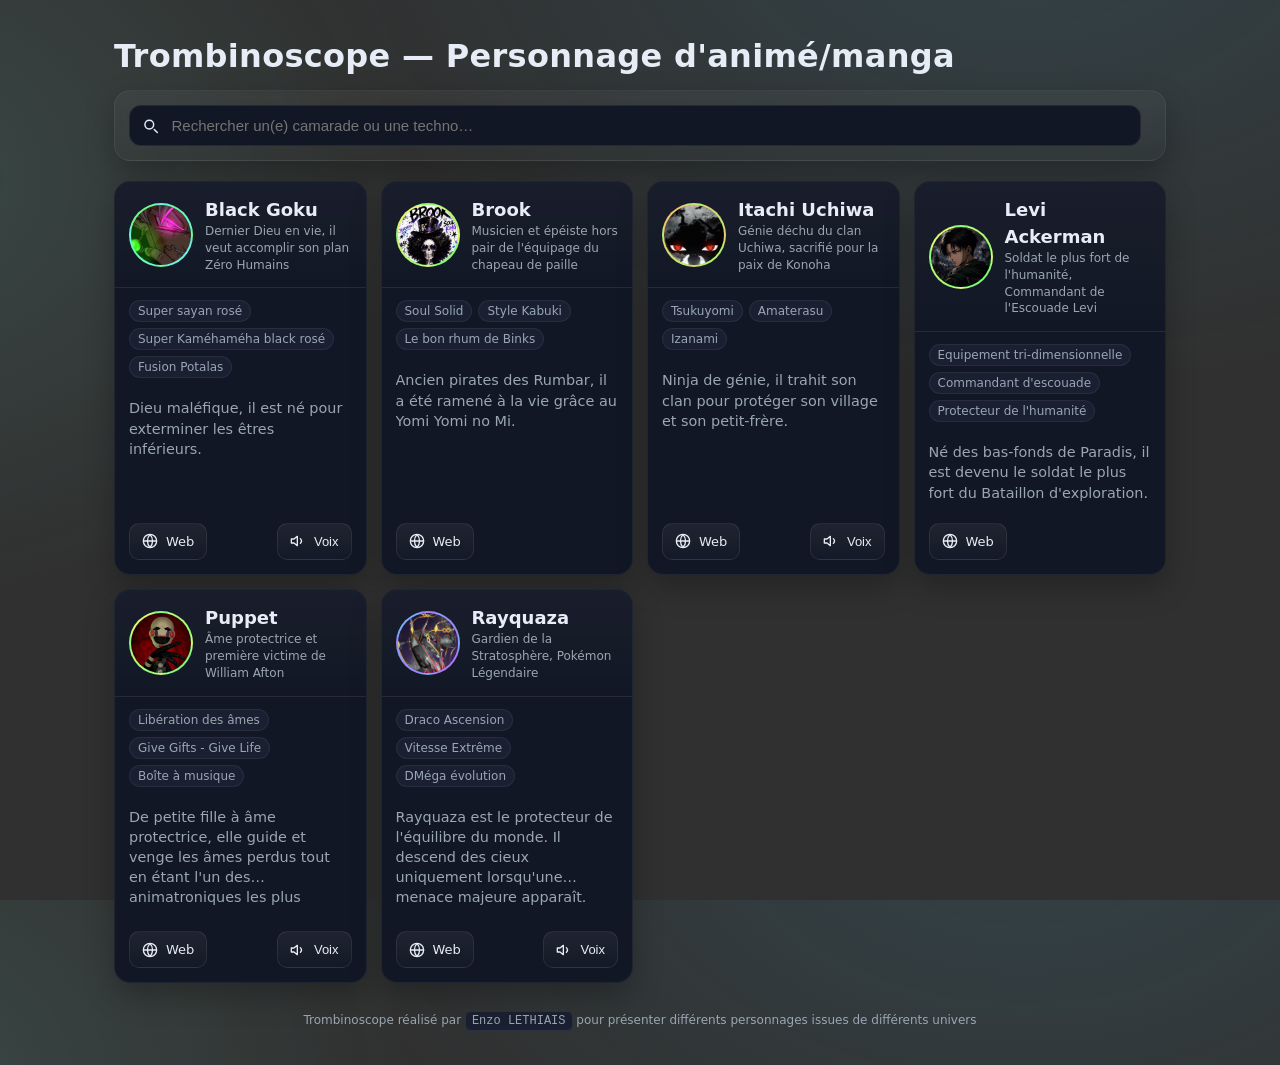
<file: index.html>
<!doctype html>
<html lang="fr">



<head>
  <meta charset="utf-8" />
  <meta name="viewport" content="width=device-width, initial-scale=1" />  <!-- Rend la page responsive : la largeur s'adapte à l'écran (mobile, tablette, PC) -->
  <title>Trombinoscope — Personnage d'anmé/manga</title>
  <meta name="description" content="Mini-projet Git/GitHub : Trombinoscope de la classe. Chaque élève complète ses infos dans le JavaScript." />
  <link rel="stylesheet" href="style.css">
  <script src="script.js" defer></script>
</head>


<body>
  <div class="container">
    <header class="hero">
      <div class="title"> Trombinoscope — Personnage d'animé/manga</div>
      <!-- Carte/panneau contenant la barre de recherche -->
      <div class="panel">
        <div class="controls">
          <label class="search" aria-label="Rechercher par nom, techno ou rôle"> <!-- Champ de recherche : filtre les fiches en direct (voir script.js -> filter()) -->
            <svg width="18" height="18" viewBox="0 0 24 24" fill="none" aria-hidden="true">
              <path d="M21 21l-4.2-4.2" stroke="currentColor" stroke-width="2" stroke-linecap="round"/>
              <circle cx="10" cy="10" r="6" stroke="currentColor" stroke-width="2"/>
            </svg>
            <input id="q" type="search" placeholder="Rechercher un(e) camarade ou une techno…" autocomplete="off" />
          </label>
        </div>
      </div>


    </header>
    <main id="list" class="grid" aria-live="polite"></main>
    <!-- Message affiché uniquement si la recherche ne donne aucun résultat.
         "hidden" le cache par défaut ; script.js retire/ajoute cet attribut selon le nombre de résultats. -->
    <p id="empty" class="empty" hidden>Aucune personne ne correspond à cette recherche.</p>
    <footer>
      <p>
        Trombinoscope réalisé par  <span class="kbd">Enzo LETHIAIS</span> pour présenter différents personnages issues de différents univers
    </footer>
  </div>
</body>


</html>
</file>
<file: style.css>
/* =========================================================
   VARIABLES DE THÈME (CSS custom properties)
   On définit ici des "variables" réutilisées partout dans le
   fichier (--bg, --text, etc.). Changer une valeur ici change
   automatiquement toute la page.

   Le sélecteur :root[data-theme="dark"] s'applique quand
   <html data-theme="dark"> est défini par script.js.
   :root:not([data-theme]) = thème sombre PAR DÉFAUT si aucun
   thème n'a encore été choisi par l'utilisateur.
   ========================================================= */
:root[data-theme="dark"], 
:root:not([data-theme]){
  --bg:#303030;         /* couleur de fond générale */
  --text:#e7edf6;       /* couleur du texte principal */
  --muted:#9aa6b2;      /* texte secondaire (rôle, bio, hint...) */
  --brand:#5dd3ff;      /* couleur principale (dégradés, badge) */
  --accent:#7cf3c6;     /* couleur secondaire (dégradés) */
  --panel:#121725;      /* fond des cartes / panneaux */
  --panel-2:#1a2031;    /* fond légèrement différent (tags) */
  --line:#2a334a;       /* couleur des bordures fines */
  --radius:16px;        /* rayon d'arrondi réutilisable (non utilisé partout) */
  --shadow:0 12px 30px rgba(0,0,0,.25); /* ombre portée des cartes/boutons */
  --ring: rgba(128,255,234,.35);        /* halo au survol/focus */
}

/* Variante "thème clair" : mêmes variables, valeurs différentes.
   S'applique quand <html data-theme="light"> (après clic sur le bouton lune/soleil) */
:root[data-theme="light"]{
  --bg:#f6f7fb; 
  --text:#0f172a; 
  --muted:#5b6676;
  --brand:#2563eb; 
  --accent:#22c55e;
  --panel:#ffffff; 
  --panel-2:#f3f5f9; 
  --line:#e5e7eb;
  --shadow:0 12px 24px rgba(0,0,0,.08);
  --ring: rgba(37,99,235,.18);
}

/* Bouton de bascule thème (icône 🌙/☀️ en haut à droite) */
#themeToggle{
  position: absolute;   /* sorti du flux normal, positionné par rapport au header */
  top: 16px;
  right: 16px;
  width: 40px;
  height: 40px;
  border-radius: 50%;   /* = cercle parfait */
  border: 1px solid var(--line);
  background: var(--panel);
  color: var(--text);
  font-size: 18px;
  cursor: pointer;
  box-shadow: var(--shadow);
  display: grid; 
  place-items: center;  /* centre l'emoji horizontalement et verticalement */
  transition: transform .2s ease; /* anime le scale au survol */
  z-index: 10000;        /* reste au-dessus du reste du contenu */
}
#themeToggle:hover{ 
  transform: scale(1.1);  /* léger zoom au survol de la souris */
}

/* Reset de base : tous les éléments incluent leur bordure/padding
   dans leur largeur déclarée (plus simple à calculer en CSS) */
* { box-sizing: border-box; }
html, body { 
  height: 100%; 
}

body {
  margin: 0;
  font: 16px/1.5 system-ui, -apple-system, Segoe UI, Roboto, Ubuntu, sans-serif;
  color: var(--text);
  /* 3 fonds superposés : deux dégradés radiaux "lumineux" (effet déco)
     + la couleur de fond unie var(--bg) en dessous */
  background:
    radial-gradient(1200px 800px at 80% -10%, rgba(76,201,240,.12), transparent 60%),
    radial-gradient(900px 700px at -10% 20%, rgba(128,255,234,.12), transparent 60%),
    var(--bg);
}

/* Conteneur central : limite la largeur du contenu et le centre sur la page */
.container { 
  max-width: 1100px; 
  margin: 0 auto; 
  padding: 24px; 
}

/* En-tête (titre + panneau de recherche + bouton thème) */
header.hero { 
  display: grid; 
  gap: 10px; 
  align-items: center; 
  margin: 8px 0 20px; 
}

/* Titre principal de la page */
.title {
  display: flex; 
  align-items: center; 
  gap: 12px;
  font-weight: 800; 
  letter-spacing: .3px; 
  font-size: clamp(22px, 3vw, 32px); /* taille fluide entre 22px et 32px selon l'écran */
}


/* Panneau contenant la barre de recherche (effet "verre dépoli") */
.panel {
  background: linear-gradient(180deg, rgba(255,255,255,.04), rgba(255,255,255,0));
  border: 1px solid rgba(255,255,255,.06);
  backdrop-filter: blur(6px); /* floute ce qu'il y a derrière le panneau */
  border-radius: 16px; 
  padding: 14px; 
  box-shadow: var(--shadow);
}

/* Disposition interne du panneau : champ de recherche à gauche, hint à droite */
.controls { 
  display: grid; 
  grid-template-columns: 1fr auto; /* la recherche prend tout l'espace dispo, le hint juste ce qu'il faut */
  gap: 10px; 
  align-items: center; 
}

/* Le champ de recherche lui-même (icône + input) */
.search {
  display: flex; 
  align-items: center; 
  gap: 10px; 
  background: var(--panel);
  border-radius: 12px; 
  padding: 10px 12px; 
  border: 1px solid rgba(255,255,255,.08);
}

.search input {
  outline: none;        /* enlève le contour bleu par défaut au clic */
  border: none; 
  background: transparent; 
  color: var(--text); 
  width: 100%; 
  font-size: 15px;
}


/* ===== Grille des fiches élèves : colonnes responsives, même hauteur ===== */
.grid {
  display: grid;
  /* autant de colonnes que possible, chacune entre 240px et 1 fraction de l'espace.
     C'est ce qui permet à la grille de s'adapter automatiquement à la largeur de l'écran. */
  grid-template-columns: repeat( auto-fill, minmax(240px, 1fr) );
  gap: 14px;
  margin-top: 16px;
  align-items: stretch;   /* étire les cartes pour qu'elles aient toutes la même hauteur sur une ligne */
  grid-auto-rows: 1fr;
}

/* ===== Carte (fiche) d'un élève : colonne flex + bouton collés en bas ===== */
.card {
  position: relative; 
  overflow: hidden; 
  border-radius: 16px; 
  background: var(--panel);
  border: 1px solid rgba(255,255,255,.06); 
  box-shadow: var(--shadow);
  transition: transform .15s ease, border-color .2s ease; /* anime le hover */
  display: flex;
  flex-direction: column;  /* empile head / tags / bio / footer verticalement */
  height: 100%;             /* remplit toute la hauteur de sa cellule de grille */
}

.card:hover { 
  transform: translateY(-2px);  /* la carte "monte" légèrement au survol */
  border-color: var(--ring); 
}

/* En-tête de la carte : avatar + nom + rôle */
.card-head {
  display: flex; 
  gap: 12px; 
  align-items: center; 
  padding: 14px;
  border-bottom: 1px solid rgba(255,255,255,.06);
  background: linear-gradient(180deg, rgba(255,255,255,.03), transparent);
}

/* Avatar rond (photo si dispo, sinon initiales générées par JS) */
.avatar {
  --size: 64px; 
  flex: 0 0 var(--size);   /* taille fixe, ne grandit/rétrécit jamais */
  width: var(--size); 
  height: var(--size);
  display: grid; 
  place-items: center; 
  border-radius: 50%;
  background: linear-gradient(135deg, var(--brand), var(--accent)); /* couleur de secours si pas de photo */
  color: #001018;
  font-weight: 900; 
  letter-spacing: .5px; 
  font-size: 22px; 
  border: 2px solid rgba(255,255,255,.35);
  overflow: hidden;   /* coupe l'image en cercle au lieu d'un carré */
}

.avatar img { 
  width: 100%; 
  height: 100%; 
  object-fit: cover;   /* la photo remplit le cercle sans être déformée */
  display: block; 
}

.card h3 { 
  margin: 0; 
  font-size: 18px; 
}

/* ---------- RÔLE : limité à 4 lignes max, hauteur minimale réservée ---------- */
.role {
  font-size: 12px;
  color: var(--muted);
  line-height: 1.4;
  display: -webkit-box;          /* nécessaire pour line-clamp */
  -webkit-line-clamp: 4;         /* coupe le texte après 4 lignes (+ "...") */
  -webkit-box-orient: vertical;
  overflow: hidden;
  min-height: calc(1em * 1.4 * 2); /* réserve au moins 2 lignes de hauteur, même si le texte est court */
}

/* ---------- TAGS (technos) : zone limitée à 4 rangées visibles ---------- */
.tags {
  display: flex; 
  flex-wrap: wrap; 
  gap: 6px; 
  padding: 12px 14px;
  --row-h: 26px;
  max-height: calc(var(--row-h) * 4 + 6px);  /* coupe l'affichage au-delà de 4 rangées */
  overflow: hidden;
}

/* Une pastille de techno (ex: "JavaScript") */
.tag {
  font-size: 12px; 
  line-height: 1;
  padding: 4px 8px; 
  border-radius: 999px;
  background: var(--panel-2); 
  border: 1px solid rgba(255,255,255,.06);
  color: var(--muted);
}

/* ---------- BIO : occupe l'espace restant, limitée à 4 lignes ---------- */
.bio {
  font-size: 0.9rem;
  color: var(--muted);
  margin: 8px 14px;
  line-height: 1.4;
  flex-grow: 1;   /* pousse le footer vers le bas même si la bio est courte */
  display: -webkit-box;
  -webkit-line-clamp: 4;
  -webkit-box-orient: vertical;
  overflow: hidden;
}

/* Pied de carte : toujours collé en bas grâce à margin-top: auto */
.card-footer {
  margin-top: auto;
  display: flex;
  flex-direction: column;
  gap: 8px;
  padding: 12px 14px 14px;
}

/* Une rangée de boutons (ex: Email + GitHub, puis Web + Clicker) */
.btn-row { 
  display: flex; 
  flex-wrap: wrap; 
  gap: 8px; 
}

.btn-row.space-between { 
  justify-content: space-between;  /* étale les boutons aux extrémités de la rangée */
}

.btn-row.center { 
  justify-content: center;  /* (classe définie mais non utilisée actuellement dans le HTML/JS) */
}

/* Style commun à tous les boutons (Email, GitHub, Web, Clicker) */
.btn{
  display: inline-flex;
  align-items: center;
  gap: 8px;
  padding: 8px 12px;
  font-size: 13px;
  border-radius: 10px;
  text-decoration: none;     /* enlève le souligné des liens <a> */
  border: 1px solid rgba(255,255,255,.08);
  background: linear-gradient(180deg, rgba(255,255,255,.06), rgba(255,255,255,.01));
  color: var(--text);
  flex-shrink: 0;             /* le bouton ne se compresse pas si la place manque */
  white-space: nowrap;        /* le texte du bouton ne passe jamais à la ligne */
}

.btn:hover { 
  outline: 2px solid var(--ring);  /* halo coloré au survol */
}

/* Message "Aucune personne ne correspond à cette recherche." */
.empty { 
  text-align: center; 
  color: var(--muted); 
  padding: 22px; 
}

/* Pied de page global de la page */
footer { 
  margin: 28px 0 10px; 
  color: var(--muted); 
  font-size: 12px; 
  text-align: center; 
}

/* Style "touche de clavier" utilisé pour afficher / et JavaScript dans le texte */
.kbd { 
  font-family: ui-monospace, SFMono-Regular, Menlo, monospace; 
  background: var(--panel-2); 
  border: 1px solid rgba(255,255,255,.08); 
  padding: 2px 6px; 
  border-radius: 6px; 
}
</file>
